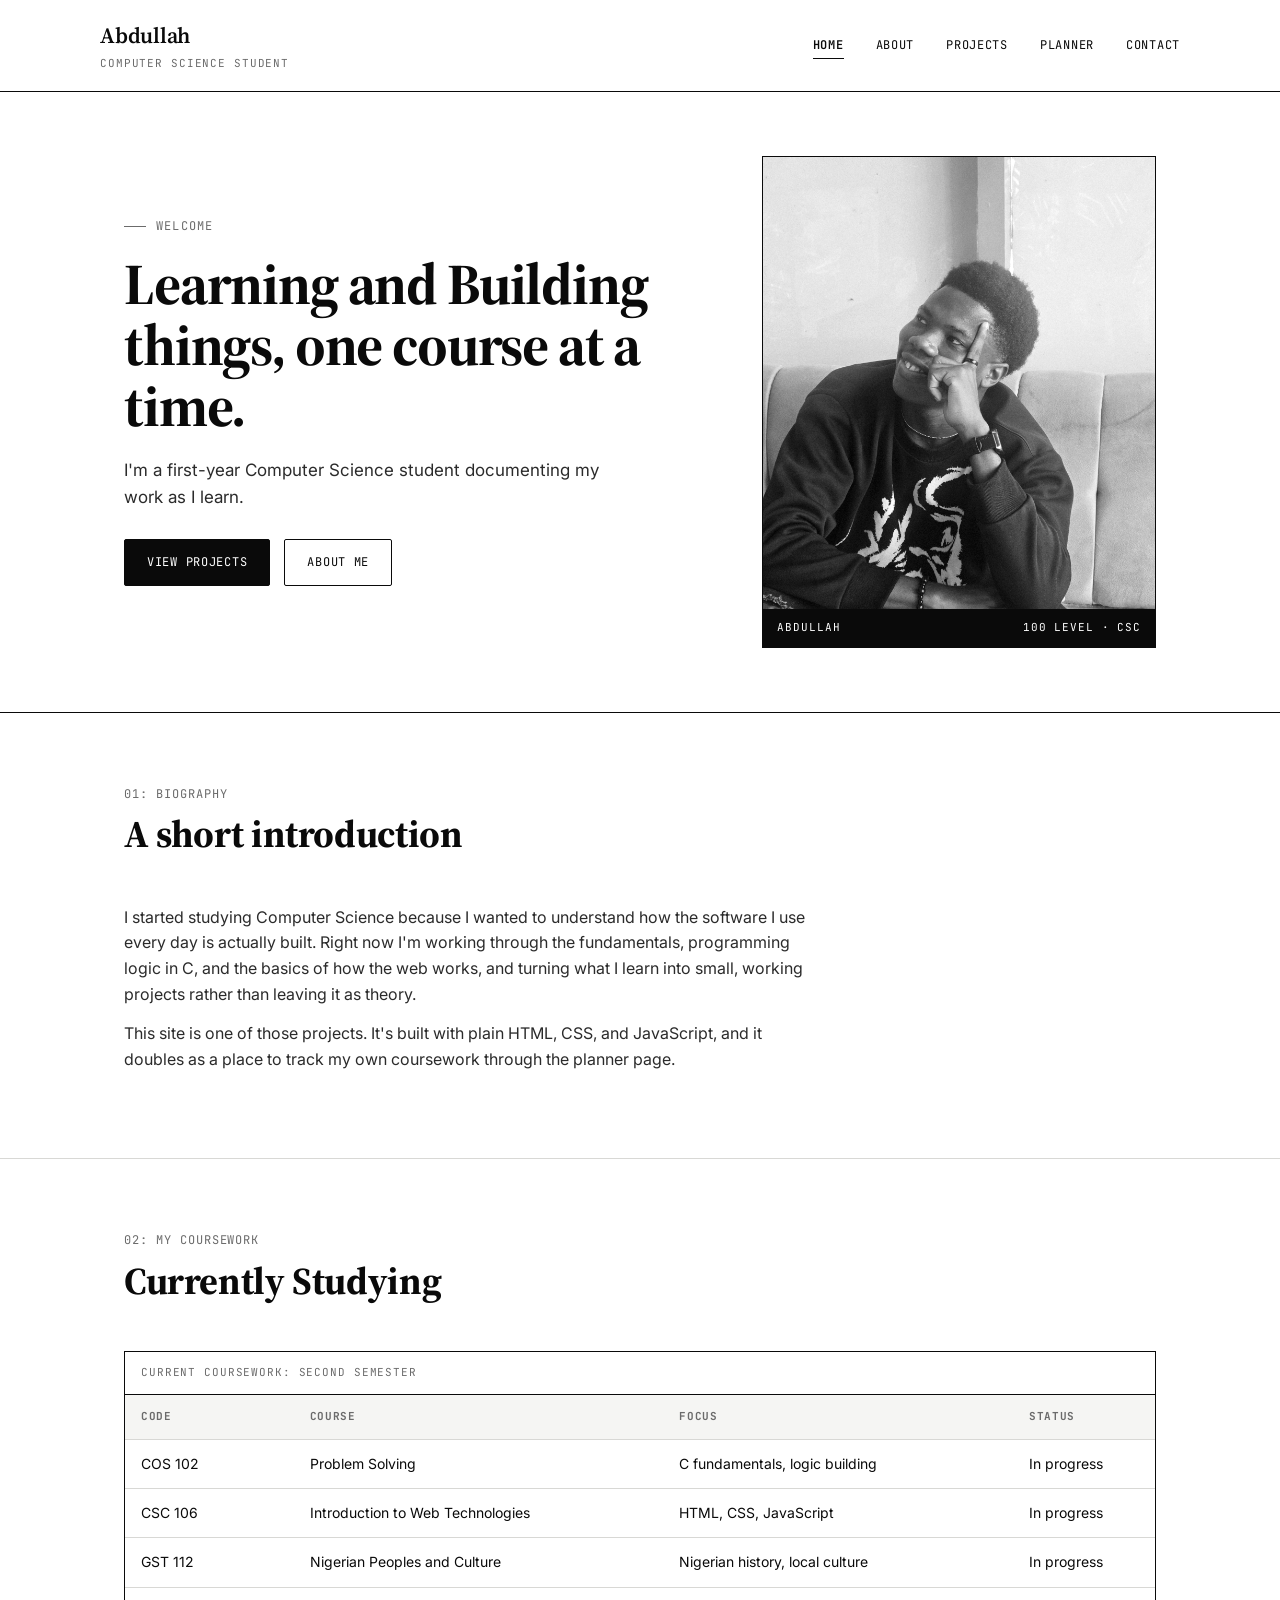
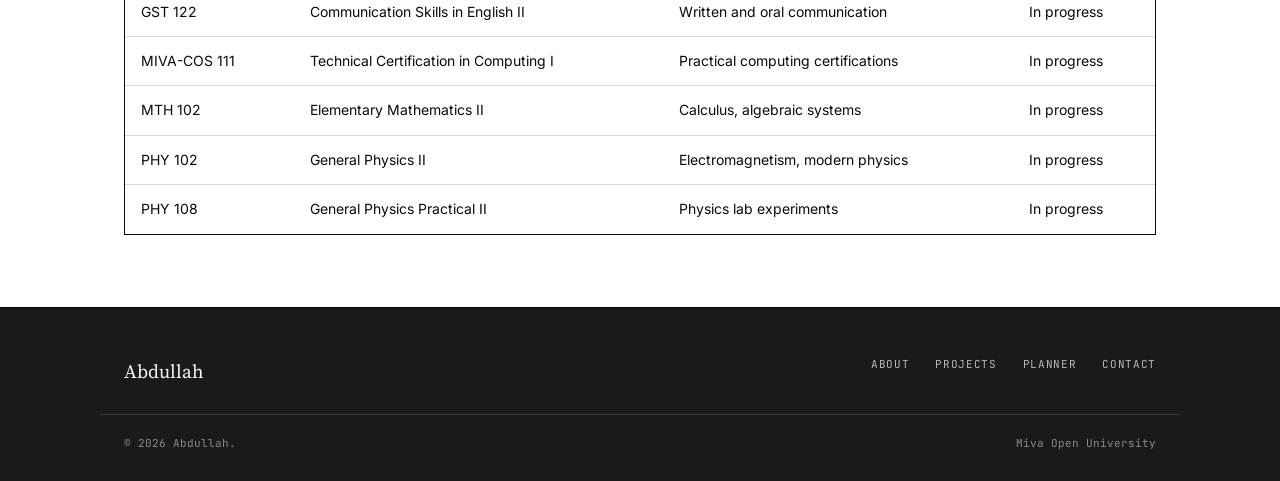
<file: index.html>
<!DOCTYPE html>
<html lang="en">

<head>
  <meta charset="UTF-8">
  <meta name="viewport" content="width=device-width, initial-scale=1.0">
  <title>Abdullah | Student Portfolio</title>
  <meta name="description"
    content="Academic portfolio and student management site for Abdullah, Computer Science student at Miva Open University.">
  <link rel="preconnect" href="https://fonts.googleapis.com">
  <link
    href="https://fonts.googleapis.com/css2?family=Source+Serif+4:wght@400;600;700&family=Inter:wght@400;500;600&family=JetBrains+Mono:wght@400;500&display=swap"
    rel="stylesheet">
  <link rel="stylesheet" href="css/style.css">
</head>

<body>

  <header class="site-header">
    <nav class="nav container">
      <a href="index.html" class="brand">Abdullah<span>Computer Science Student</span></a>
      <ul class="nav-links" id="navLinks">
        <li><a href="index.html" aria-current="page">Home</a></li>
        <li><a href="about.html">About</a></li>
        <li><a href="projects.html">Projects</a></li>
        <li><a href="planner.html">Planner</a></li>
        <li><a href="contact.html">Contact</a></li>
      </ul>
      <button class="nav-toggle" id="navToggle" aria-label="Toggle navigation" aria-expanded="false">
        <span></span><span></span><span></span>
      </button>
    </nav>
  </header>

  <section class="hero">
    <div class="container">
      <div class="hero-copy">
        <p class="eyebrow">Welcome</p>
        <h1>Learning and Building things, one course at a time.</h1>
        <p class="lede">I'm a first-year Computer Science student documenting my work as I learn.</p>
        <div class="btn-row">
          <a href="projects.html" class="btn btn-solid">View Projects</a>
          <a href="about.html" class="btn btn-outline">About Me</a>
        </div>
      </div>
      <div class="hero-frame">
        <img src="images/profile.jpg" alt="Portrait of Abdullah">
        <div class="tag">
          <span>Abdullah</span>
          <span>100 Level · CSC</span>
        </div>
      </div>
    </div>
  </section>

  <section class="section">
    <div class="container">
      <div class="section-head">
        <div>
          <p class="index">01: Biography</p>
          <h2>A short introduction</h2>
        </div>
      </div>
      <div class="prose" style="max-width: 70ch;">
        <p>I started studying Computer Science because I wanted to understand how the software I use every day is
          actually built. Right now I'm working through the fundamentals, programming logic in C, and the basics of how
          the web works, and turning what I learn into small, working projects rather than leaving it as theory.</p>
        <p>This site is one of those projects. It's built with plain HTML, CSS, and JavaScript, and it doubles as a
          place to track my own coursework through the planner page.</p>
      </div>
    </div>
  </section>

  <section class="section">
    <div class="container">
      <div class="section-head">
        <div>
          <p class="index">02: My Coursework</p>
          <h2>Currently Studying</h2>
        </div>
      </div>
      <div class="table-wrap">
        <table>
          <caption>Current Coursework: Second Semester</caption>
          <thead>
            <tr>
              <th>Code</th>
              <th>Course</th>
              <th>Focus</th>
              <th>Status</th>
            </tr>
          </thead>
          <tbody>
            <tr>
              <td>COS 102</td>
              <td>Problem Solving</td>
              <td>C fundamentals, logic building</td>
              <td>In progress</td>
            </tr>
            <tr>
              <td>CSC 106</td>
              <td>Introduction to Web Technologies</td>
              <td>HTML, CSS, JavaScript</td>
              <td>In progress</td>
            </tr>
            <tr>
              <td>GST 112</td>
              <td>Nigerian Peoples and Culture</td>
              <td>Nigerian history, local culture</td>
              <td>In progress</td>
            </tr>
            <tr>
              <td>GST 122</td>
              <td>Communication Skills in English II</td>
              <td>Written and oral communication</td>
              <td>In progress</td>
            </tr>
            <tr>
              <td>MIVA-COS 111</td>
              <td>Technical Certification in Computing I</td>
              <td>Practical computing certifications</td>
              <td>In progress</td>
            </tr>
            <tr>
              <td>MTH 102</td>
              <td>Elementary Mathematics II</td>
              <td>Calculus, algebraic systems</td>
              <td>In progress</td>
            </tr>
            <tr>
              <td>PHY 102</td>
              <td>General Physics II</td>
              <td>Electromagnetism, modern physics</td>
              <td>In progress</td>
            </tr>
            <tr>
              <td>PHY 108</td>
              <td>General Physics Practical II</td>
              <td>Physics lab experiments</td>
              <td>In progress</td>
            </tr>
          </tbody>
        </table>
      </div>
    </div>
  </section>

  <footer class="site-footer">
    <div class="container">
      <div>
        <p class="footer-brand">Abdullah</p>
      </div>
      <ul class="footer-links">
        <li><a href="about.html">About</a></li>
        <li><a href="projects.html">Projects</a></li>
        <li><a href="planner.html">Planner</a></li>
        <li><a href="contact.html">Contact</a></li>
      </ul>
    </div>
    <div class="container footer-bottom">
      <span>© 2026 Abdullah. </span>
      <span>Miva Open University</span>
    </div>
  </footer>

  <script src="js/main.js"></script>
</body>

</html>
</file>
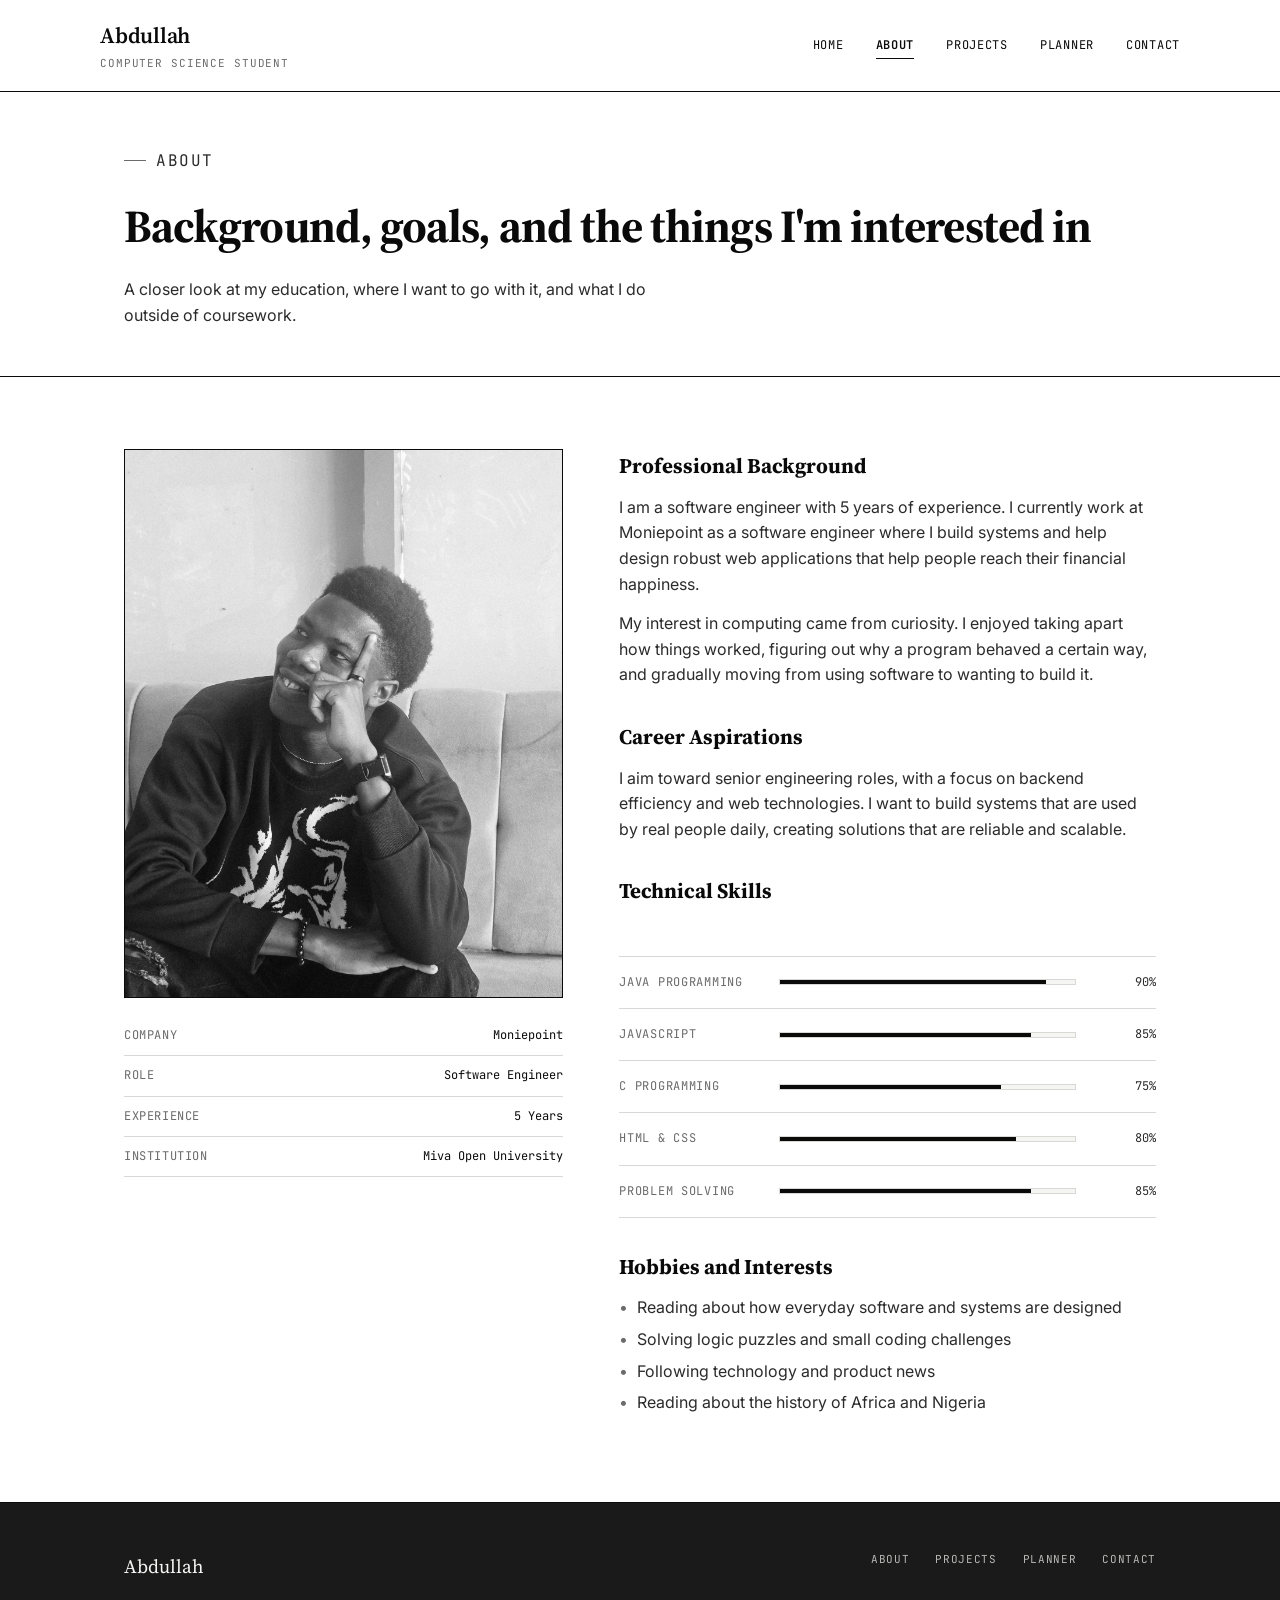
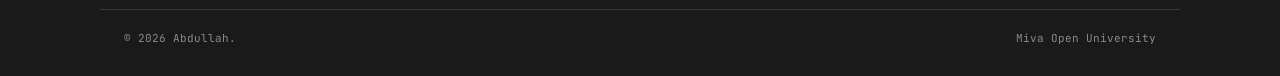
<file: about.html>
<!DOCTYPE html>
<html lang="en">

<head>
  <meta charset="UTF-8">
  <meta name="viewport" content="width=device-width, initial-scale=1.0">
  <title>About | Abdullah</title>
  <link
    href="https://fonts.googleapis.com/css2?family=Source+Serif+4:wght@400;600;700&family=Inter:wght@400;500;600&family=JetBrains+Mono:wght@400;500&display=swap"
    rel="stylesheet">
  <link rel="stylesheet" href="css/style.css">
</head>

<body>

  <header class="site-header">
    <nav class="nav container">
      <a href="index.html" class="brand">Abdullah<span>Computer Science Student</span></a>
      <ul class="nav-links" id="navLinks">
        <li><a href="index.html">Home</a></li>
        <li><a href="about.html" aria-current="page">About</a></li>
        <li><a href="projects.html">Projects</a></li>
        <li><a href="planner.html">Planner</a></li>
        <li><a href="contact.html">Contact</a></li>
      </ul>
      <button class="nav-toggle" id="navToggle" aria-label="Toggle navigation" aria-expanded="false">
        <span></span><span></span><span></span>
      </button>
    </nav>
  </header>

  <section class="page-intro">
    <div class="container">
      <p class="eyebrow">About</p>
      <h1>Background, goals, and the things I'm interested in</h1>
      <p>A closer look at my education, where I want to go with it, and what I do outside of coursework.</p>
    </div>
  </section>

  <section class="section">
    <div class="container split">
      <div class="split-side">
        <div class="bio-photo">
          <img src="images/profile.jpg" alt="Portrait of Abdullah">
        </div>
        <div class="factrow"><span>Company</span><span>Moniepoint</span></div>
        <div class="factrow"><span>Role</span><span>Software Engineer</span></div>
        <div class="factrow"><span>Experience</span><span>5 Years</span></div>
        <div class="factrow"><span>Institution</span><span>Miva Open University</span></div>
      </div>

      <div class="prose">
        <h3>Professional Background</h3>
        <p>I am a software engineer with 5 years of experience. I currently work at Moniepoint as a software engineer where I build systems and help design robust web applications that help people reach their financial happiness.</p>
        <p>My interest in computing came from curiosity. I enjoyed taking apart how things worked, figuring out why a program behaved a certain way, and gradually moving from using software to wanting to build it.</p>

        <h3>Career Aspirations</h3>
        <p>I aim toward senior engineering roles, with a focus on backend efficiency and web technologies. I want to build systems that are used by real people daily, creating solutions that are reliable and scalable.</p>

        <h3>Technical Skills</h3>
        <div class="rowlist mt-lg">
          <div class="row">
            <span class="label">Java Programming</span>
            <div class="meter"><span style="--level:90%"></span></div>
            <span class="pct">90%</span>
          </div>
          <div class="row">
            <span class="label">JavaScript</span>
            <div class="meter"><span style="--level:85%"></span></div>
            <span class="pct">85%</span>
          </div>
          <div class="row">
            <span class="label">C Programming</span>
            <div class="meter"><span style="--level:75%"></span></div>
            <span class="pct">75%</span>
          </div>
          <div class="row">
            <span class="label">HTML & CSS</span>
            <div class="meter"><span style="--level:80%"></span></div>
            <span class="pct">80%</span>
          </div>
          <div class="row">
            <span class="label">Problem Solving</span>
            <div class="meter"><span style="--level:85%"></span></div>
            <span class="pct">85%</span>
          </div>
        </div>

        <h3>Hobbies and Interests</h3>
        <ul>
          <li>Reading about how everyday software and systems are designed</li>
          <li>Solving logic puzzles and small coding challenges</li>
          <li>Following technology and product news</li>
          <li>Reading about the history of Africa and Nigeria</li>
        </ul>
      </div>
    </div>
  </section>

  <footer class="site-footer">
    <div class="container">
      <div>
        <p class="footer-brand">Abdullah</p>
      </div>
      <ul class="footer-links">
        <li><a href="about.html">About</a></li>
        <li><a href="projects.html">Projects</a></li>
        <li><a href="planner.html">Planner</a></li>
        <li><a href="contact.html">Contact</a></li>
      </ul>
    </div>
    <div class="container footer-bottom">
      <span>© 2026 Abdullah. </span>
      <span>Miva Open University</span>
    </div>
  </footer>

  <script src="js/main.js"></script>
</body>

</html>
</file>
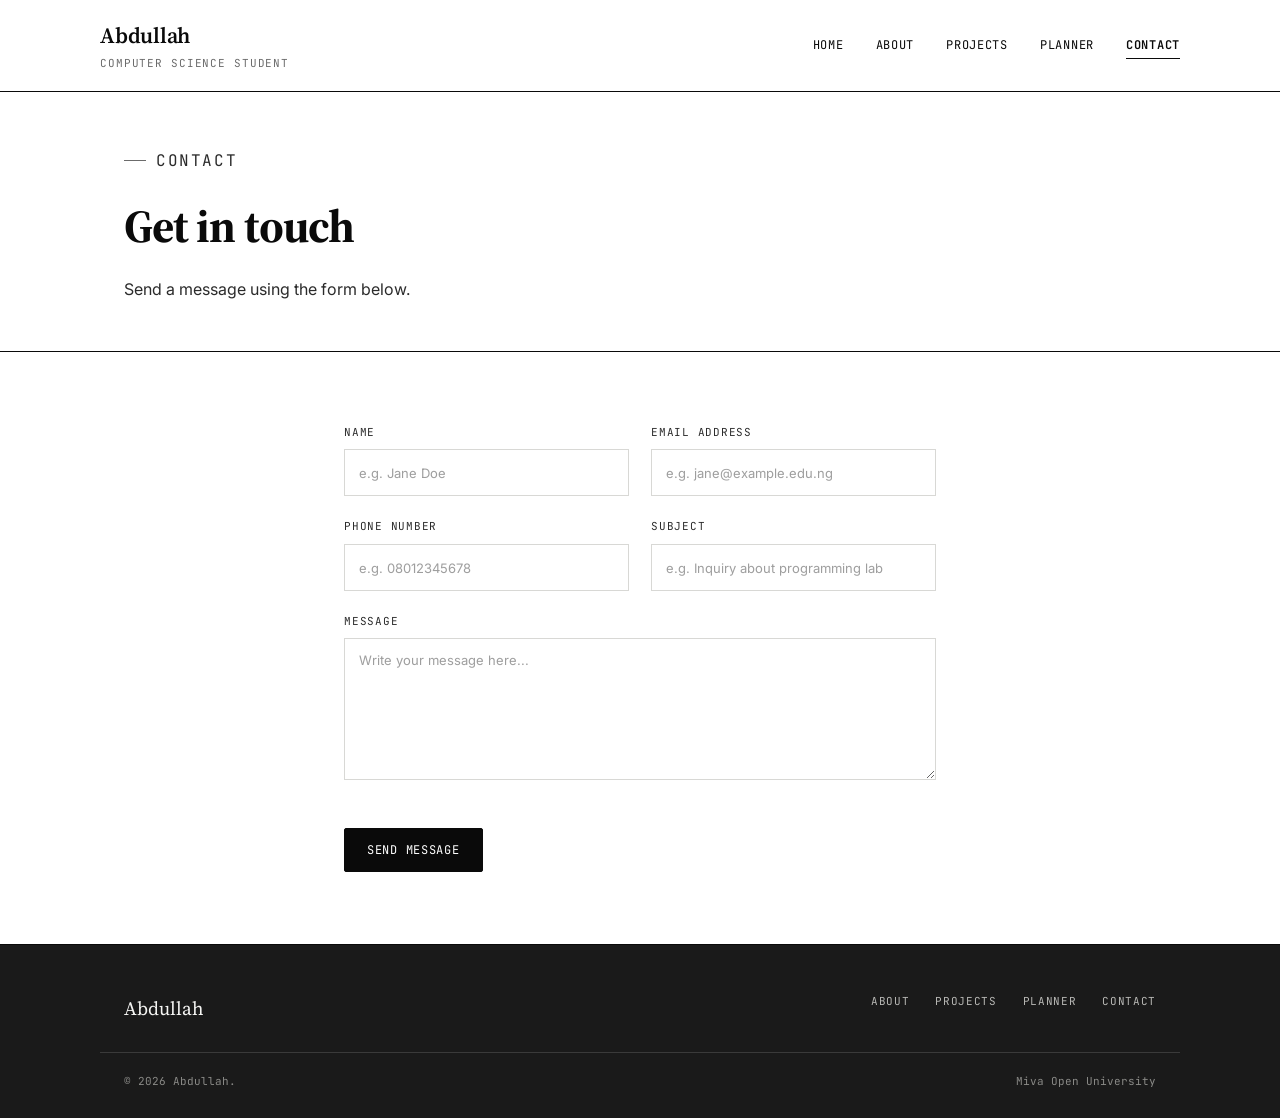
<file: contact.html>
<!DOCTYPE html>
<html lang="en">

<head>
  <meta charset="UTF-8">
  <meta name="viewport" content="width=device-width, initial-scale=1.0">
  <title>Contact | Abdullah</title>
  <link
    href="https://fonts.googleapis.com/css2?family=Source+Serif+4:wght@400;600;700&family=Inter:wght@400;500;600&family=JetBrains+Mono:wght@400;500&display=swap"
    rel="stylesheet">
  <link rel="stylesheet" href="css/style.css">
</head>

<body>

  <header class="site-header">
    <nav class="nav container">
      <a href="index.html" class="brand">Abdullah<span>Computer Science Student</span></a>
      <ul class="nav-links" id="navLinks">
        <li><a href="index.html">Home</a></li>
        <li><a href="about.html">About</a></li>
        <li><a href="projects.html">Projects</a></li>
        <li><a href="planner.html">Planner</a></li>
        <li><a href="contact.html" aria-current="page">Contact</a></li>
      </ul>
      <button class="nav-toggle" id="navToggle" aria-label="Toggle navigation" aria-expanded="false">
        <span></span><span></span><span></span>
      </button>
    </nav>
  </header>

  <section class="page-intro">
    <div class="container">
      <p class="eyebrow">Contact</p>
      <h1>Get in touch</h1>
      <p>Send a message using the form below. </p>
    </div>
  </section>

  <section class="section">
    <div class="container" style="max-width: 640px;">
      <form id="contactForm" novalidate>
        <div class="form-grid">
          <div class="field">
            <label for="name">Name</label>
            <input type="text" id="name" name="name" autocomplete="name" placeholder="e.g. Jane Doe">
            <span class="field-error" id="nameError">Please enter your name</span>
          </div>

          <div class="field">
            <label for="email">Email address</label>
            <input type="text" id="email" name="email" autocomplete="email" placeholder="e.g. jane@example.edu.ng">
            <span class="field-error" id="emailError">Please enter a valid email address</span>
          </div>

          <div class="field">
            <label for="phone">Phone number</label>
            <input type="text" id="phone" name="phone" autocomplete="tel" placeholder="e.g. 08012345678">
            <span class="field-error" id="phoneError">Phone number must contain digits only</span>
          </div>

          <div class="field">
            <label for="subject">Subject</label>
            <input type="text" id="subject" name="subject" placeholder="e.g. Inquiry about programming lab">
            <span class="field-error" id="subjectError">Please enter a subject</span>
          </div>

          <div class="field full">
            <label for="message">Message</label>
            <textarea id="message" name="message" rows="6" placeholder="Write your message here..."></textarea>
            <span class="field-error" id="messageError">Please enter a message</span>
          </div>
        </div>

        <button type="submit" class="btn btn-solid mt-lg">Send Message</button>
        <div class="form-status" id="formStatus"></div>
      </form>
    </div>
  </section>

  <footer class="site-footer">
    <div class="container">
      <div>
        <p class="footer-brand">Abdullah</p>
      </div>
      <ul class="footer-links">
        <li><a href="about.html">About</a></li>
        <li><a href="projects.html">Projects</a></li>
        <li><a href="planner.html">Planner</a></li>
        <li><a href="contact.html">Contact</a></li>
      </ul>
    </div>
    <div class="container footer-bottom">
      <span>© 2026 Abdullah. </span>
      <span>Miva Open University</span>
    </div>
  </footer>

  <script src="js/main.js"></script>
  <script src="js/contact.js"></script>
</body>

</html>
</file>
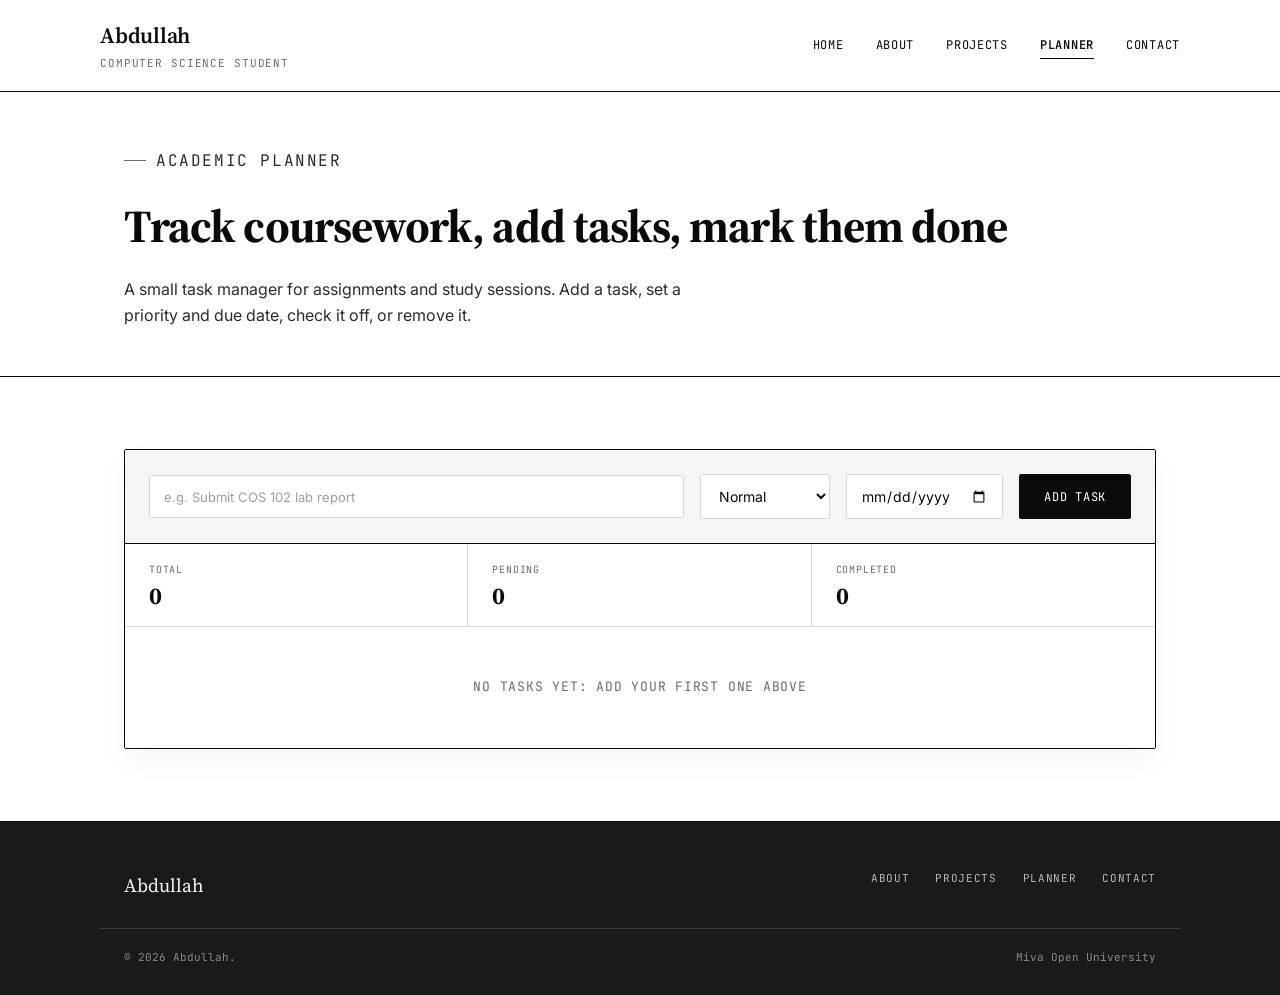
<file: planner.html>
<!DOCTYPE html>
<html lang="en">

<head>
  <meta charset="UTF-8">
  <meta name="viewport" content="width=device-width, initial-scale=1.0">
  <title>Academic Planner | Abdullah</title>
  <link
    href="https://fonts.googleapis.com/css2?family=Source+Serif+4:wght@400;600;700&family=Inter:wght@400;500;600&family=JetBrains+Mono:wght@400;500&display=swap"
    rel="stylesheet">
  <link rel="stylesheet" href="css/style.css">
</head>

<body>

  <header class="site-header">
    <nav class="nav container">
      <a href="index.html" class="brand">Abdullah<span>Computer Science Student</span></a>
      <ul class="nav-links" id="navLinks">
        <li><a href="index.html">Home</a></li>
        <li><a href="about.html">About</a></li>
        <li><a href="projects.html">Projects</a></li>
        <li><a href="planner.html" aria-current="page">Planner</a></li>
        <li><a href="contact.html">Contact</a></li>
      </ul>
      <button class="nav-toggle" id="navToggle" aria-label="Toggle navigation" aria-expanded="false">
        <span></span><span></span><span></span>
      </button>
    </nav>
  </header>

  <section class="page-intro">
    <div class="container">
      <p class="eyebrow">Academic Planner</p>
      <h1>Track coursework, add tasks, mark them done</h1>
      <p>A small task manager for assignments and study sessions.
        Add a task, set a priority and due date, check it off, or remove it.</p>
    </div>
  </section>

  <section class="section">
    <div class="container">

      <div class="planner-shell">
        <form class="planner-toolbar" id="taskForm">
          <input type="text" id="taskInput" placeholder="e.g. Submit COS 102 lab report" aria-label="Task description"
            required>
          <select id="taskPriority" aria-label="Priority">
            <option value="normal">Normal</option>
            <option value="high">High priority</option>
          </select>
          <input type="date" id="taskDate" aria-label="Due date">
          <button type="submit" class="btn btn-solid">Add Task</button>
        </form>

        <div class="planner-stats">
          <div class="stat-card">
            <span class="stat-label">Total</span>
            <strong id="statTotal">0</strong>
          </div>
          <div class="stat-card">
            <span class="stat-label">Pending</span>
            <strong id="statPending">0</strong>
          </div>
          <div class="stat-card">
            <span class="stat-label">Completed</span>
            <strong id="statDone">0</strong>
          </div>
        </div>

        <div id="task-list">
          <p class="empty-state" id="emptyState">No tasks yet: add your first one above</p>
        </div>
      </div>

    </div>
  </section>

  <footer class="site-footer">
    <div class="container">
      <div>
        <p class="footer-brand">Abdullah</p>
      </div>
      <ul class="footer-links">
        <li><a href="about.html">About</a></li>
        <li><a href="projects.html">Projects</a></li>
        <li><a href="planner.html">Planner</a></li>
        <li><a href="contact.html">Contact</a></li>
      </ul>
    </div>
    <div class="container footer-bottom">
      <span>© 2026 Abdullah. </span>
      <span>Miva Open University</span>
    </div>
  </footer>

  <script src="js/main.js"></script>
  <script src="js/planner.js"></script>
</body>

</html>
</file>
<file: css/style.css>
/* =========================================================
   Design tokens
   ========================================================= */
:root {
  --ink: #0a0a0a;
  --paper: #ffffff;
  --panel: #f5f5f3;
  --line: #d8d8d5;
  --gray: #6b6b6b;
  --gray-dark: #2b2b2b;
  --surface: #1a1a1a;

  --serif: "Source Serif 4", Georgia, "Times New Roman", serif;
  --sans: "Inter", -apple-system, BlinkMacSystemFont, "Segoe UI", sans-serif;
  --mono: "JetBrains Mono", "Courier New", monospace;

  --max: 1080px;
  --gap: 24px;
  --radius: 2px;
}

* { box-sizing: border-box; margin: 0; padding: 0; }

html { scroll-behavior: smooth; }

body {
  font-family: var(--sans);
  color: var(--ink);
  background: var(--paper);
  line-height: 1.6;
  -webkit-font-smoothing: antialiased;
}

img { max-width: 100%; display: block; }

a { color: inherit; text-decoration: none; }

ul, ol { list-style: none; }

:focus-visible {
  outline: 2px solid var(--ink);
  outline-offset: 3px;
}

.container {
  max-width: var(--max);
  margin: 0 auto;
  padding: 0 24px;
}

/* =========================================================
   Top bar / record number
   ========================================================= */
.recordbar {
  font-family: var(--mono);
  font-size: 11px;
  letter-spacing: 0.08em;
  text-transform: uppercase;
  color: var(--gray);
  border-bottom: 1px solid var(--line);
  padding: 10px 0;
}
.recordbar .container {
  display: flex;
  justify-content: space-between;
}

/* =========================================================
   Header / Nav
   ========================================================= */
.site-header {
  border-bottom: 1px solid var(--ink);
  background: var(--paper);
  position: sticky;
  top: 0;
  z-index: 50;
}

.nav {
  display: flex;
  align-items: center;
  justify-content: space-between;
  padding: 18px 0;
}

.brand {
  font-family: var(--serif);
  font-size: 22px;
  font-weight: 600;
  letter-spacing: -0.01em;
}
.brand span {
  font-family: var(--mono);
  font-size: 11px;
  display: block;
  color: var(--gray);
  font-weight: 400;
  letter-spacing: 0.08em;
  text-transform: uppercase;
  margin-top: 2px;
}

.nav-links {
  display: flex;
  gap: 32px;
  font-family: var(--mono);
  font-size: 12px;
  letter-spacing: 0.06em;
  text-transform: uppercase;
}

.nav-links a {
  position: relative;
  padding: 4px 0;
  transition: color 0.2s ease;
}

.nav-links a::after {
  content: "";
  position: absolute;
  left: 0;
  bottom: -2px;
  width: 0;
  height: 1px;
  background: var(--ink);
  transition: width 0.25s ease;
}

.nav-links a:hover::after,
.nav-links a[aria-current="page"]::after {
  width: 100%;
}

.nav-links a[aria-current="page"] {
  color: var(--ink);
  font-weight: 600;
}

.nav-toggle {
  display: none;
  background: none;
  border: 1px solid var(--ink);
  width: 36px;
  height: 36px;
  cursor: pointer;
  flex-direction: column;
  justify-content: center;
  align-items: center;
  gap: 4px;
}
.nav-toggle span {
  display: block;
  width: 18px;
  height: 1px;
  background: var(--ink);
  transition: transform 0.25s ease, opacity 0.25s ease;
}

/* =========================================================
   Hero
   ========================================================= */
.hero {
  border-bottom: 1px solid var(--ink);
}

.hero .container {
  display: grid;
  grid-template-columns: 1.2fr 0.8fr;
  gap: 48px;
  align-items: center;
  padding-top: 64px;
  padding-bottom: 64px;
}

.eyebrow {
  font-family: var(--mono);
  font-size: 12px;
  letter-spacing: 0.1em;
  text-transform: uppercase;
  color: var(--gray);
  display: flex;
  align-items: center;
  gap: 10px;
  margin-bottom: 18px;
}
.eyebrow::before {
  content: "";
  width: 22px;
  height: 1px;
  background: var(--gray);
}

.hero h1 {
  font-family: var(--serif);
  font-size: clamp(36px, 5vw, 58px);
  line-height: 1.05;
  letter-spacing: -0.02em;
  margin-bottom: 20px;
}

.hero p.lede {
  font-size: 17px;
  color: var(--gray-dark);
  max-width: 46ch;
  margin-bottom: 28px;
}

.btn-row { display: flex; gap: 14px; flex-wrap: wrap; }

.btn {
  display: inline-flex;
  align-items: center;
  gap: 8px;
  font-family: var(--mono);
  font-size: 12px;
  letter-spacing: 0.06em;
  text-transform: uppercase;
  padding: 13px 22px;
  border: 1px solid var(--ink);
  border-radius: var(--radius);
  cursor: pointer;
  transition: background 0.2s ease, color 0.2s ease, transform 0.15s ease;
}

.btn-solid {
  background: var(--ink);
  color: var(--paper);
}
.btn-solid:hover { background: var(--gray-dark); transform: translateY(-1px); }

.btn-outline {
  background: transparent;
  color: var(--ink);
}
.btn-outline:hover { background: var(--ink); color: var(--paper); }

.hero-frame {
  border: 1px solid var(--ink);
  aspect-ratio: 4 / 5;
  overflow: hidden;
  background: var(--panel);
  position: relative;
}
.hero-frame img {
  width: 100%;
  height: 100%;
  object-fit: cover;
  filter: grayscale(1) contrast(1.05);
}
.hero-frame .tag {
  position: absolute;
  bottom: 0;
  left: 0;
  right: 0;
  background: var(--ink);
  color: var(--paper);
  font-family: var(--mono);
  font-size: 11px;
  letter-spacing: 0.08em;
  text-transform: uppercase;
  padding: 10px 14px;
  display: flex;
  justify-content: space-between;
}

/* =========================================================
   Section scaffolding
   ========================================================= */
.section {
  padding: 72px 0;
  border-bottom: 1px solid var(--line);
}
.section:last-of-type { border-bottom: none; }

.section-head {
  display: flex;
  justify-content: space-between;
  align-items: flex-end;
  gap: 24px;
  margin-bottom: 40px;
  flex-wrap: wrap;
}

.section-head .index {
  font-family: var(--mono);
  font-size: 12px;
  color: var(--gray);
  letter-spacing: 0.08em;
  text-transform: uppercase;
}

.section h2 {
  font-family: var(--serif);
  font-size: clamp(26px, 3.4vw, 38px);
  letter-spacing: -0.01em;
}

.section .lede {
  color: var(--gray-dark);
  max-width: 60ch;
}

/* =========================================================
   Grid / Cards
   ========================================================= */
.grid-3 {
  display: grid;
  grid-template-columns: repeat(auto-fit, minmax(290px, 1fr));
  gap: var(--gap);
}
.grid-2 {
  display: grid;
  grid-template-columns: repeat(auto-fit, minmax(320px, 1fr));
  gap: var(--gap);
}

.card {
  border: 1px solid var(--line);
  background: var(--paper);
  transition: border-color 0.2s ease, transform 0.2s ease;
}
.card:hover {
  border-color: var(--ink);
  transform: translateY(-3px);
}

.card-media {
  aspect-ratio: 16 / 10;
  background: var(--panel);
  border-bottom: 1px solid var(--line);
  overflow: hidden;
}
.card-media img {
  width: 100%;
  height: 100%;
  object-fit: cover;
  object-position: left;
}

.card-media img:nth-child(1) {
  object-position: 30% 30%;
}

.card-body { padding: 22px; }

.card-tag {
  font-family: var(--mono);
  font-size: 10px;
  letter-spacing: 0.08em;
  text-transform: uppercase;
  color: var(--gray);
  margin-bottom: 10px;
}

.card h3 {
  font-family: var(--serif);
  font-size: 19px;
  margin-bottom: 10px;
}

.card p { color: var(--gray-dark); font-size: 14.5px; margin-bottom: 16px; }

.card-link {
  font-family: var(--mono);
  font-size: 12px;
  letter-spacing: 0.05em;
  text-transform: uppercase;
  border-bottom: 1px solid var(--ink);
  padding-bottom: 2px;
}

/* =========================================================
   Skills / list rows
   ========================================================= */
.rowlist { border-top: 1px solid var(--line); }
.rowlist .row {
  display: grid;
  grid-template-columns: 140px 1fr 60px;
  gap: 20px;
  align-items: center;
  padding: 16px 0;
  border-bottom: 1px solid var(--line);
}
.rowlist .row .label {
  font-family: var(--mono);
  font-size: 12px;
  text-transform: uppercase;
  letter-spacing: 0.06em;
  color: var(--gray);
}
.meter {
  height: 6px;
  background: var(--panel);
  border: 1px solid var(--line);
  position: relative;
}
.meter span {
  position: absolute;
  inset: 0;
  background: var(--ink);
  width: var(--level, 50%);
}
.rowlist .row .pct {
  font-family: var(--mono);
  font-size: 12px;
  text-align: right;
  color: var(--gray-dark);
}

/* =========================================================
   Table (academic record)
   ========================================================= */
.table-wrap { border: 1px solid var(--ink); overflow-x: auto; }
table { width: 100%; border-collapse: collapse; font-size: 14px; }
caption {
  text-align: left;
  font-family: var(--mono);
  font-size: 11px;
  letter-spacing: 0.08em;
  text-transform: uppercase;
  color: var(--gray);
  padding: 12px 16px;
  border-bottom: 1px solid var(--ink);
  caption-side: top;
}
th, td {
  text-align: left;
  padding: 13px 16px;
  border-bottom: 1px solid var(--line);
}
thead th {
  font-family: var(--mono);
  font-size: 11px;
  text-transform: uppercase;
  letter-spacing: 0.06em;
  color: var(--gray);
  background: var(--panel);
}
tbody tr:last-child td { border-bottom: none; }
tbody tr:hover { background: var(--panel); }

/* =========================================================
   Bio / About blocks
   ========================================================= */
.split {
  display: grid;
  grid-template-columns: 0.9fr 1.1fr;
  gap: 56px;
}
.split-side {
  position: sticky;
  top: 90px;
  align-self: start;
}
.bio-photo {
  border: 1px solid var(--ink);
  aspect-ratio: 4/5;
  background: var(--panel);
  margin-bottom: 18px;
  overflow: hidden;
}
.bio-photo img { width: 100%; height: 100%; object-fit: cover; filter: grayscale(1); }

.factrow {
  display: flex;
  justify-content: space-between;
  font-family: var(--mono);
  font-size: 12px;
  padding: 10px 0;
  border-bottom: 1px solid var(--line);
}
.factrow span:first-child { color: var(--gray); text-transform: uppercase; letter-spacing: 0.05em; }

.prose h3 {
  font-family: var(--serif);
  font-size: 21px;
  margin: 32px 0 12px;
}
.prose h3:first-child { margin-top: 0; }
.prose p { color: var(--gray-dark); margin-bottom: 14px; }
.prose ul { margin-bottom: 14px; }
.prose ul li {
  padding-left: 18px;
  position: relative;
  color: var(--gray-dark);
  margin-bottom: 6px;
}
.prose ul li::before {
  content: "•";
  position: absolute;
  left: 0;
  color: var(--gray);
}

/* =========================================================
   Planner (signature element)
   ========================================================= */
.planner-shell {
  border: 1px solid var(--ink);
  background: var(--paper);
  box-shadow: 0 12px 30px rgba(0, 0, 0, 0.04);
  border-radius: var(--radius);
  overflow: hidden;
}

.planner-toolbar {
  display: grid;
  grid-template-columns: 1fr auto auto auto;
  gap: 16px;
  padding: 24px;
  border-bottom: 1px solid var(--ink);
  background: var(--panel);
  align-items: center;
}

.planner-toolbar input,
.planner-toolbar select {
  font-family: var(--sans);
  font-size: 14px;
  border: 1px solid var(--line);
  background: var(--paper);
  padding: 12px 14px;
  border-radius: var(--radius);
  color: var(--ink);
  transition: border-color 0.2s ease, box-shadow 0.2s ease;
}

.planner-toolbar input::placeholder {
  font-size: 13px;
  color: var(--gray);
  opacity: 0.65;
  font-weight: 400;
  transition: opacity 0.2s ease;
}

.planner-toolbar input:focus::placeholder {
  opacity: 0.35;
}

.planner-toolbar input[type="text"] {
  min-width: 200px;
}

.planner-toolbar input:focus,
.planner-toolbar select:focus {
  outline: none;
  border-color: var(--ink);
  box-shadow: 0 0 0 2px rgba(10, 10, 10, 0.05);
}

.planner-toolbar .btn-solid {
  padding: 12px 24px;
  height: 100%;
}

.planner-stats {
  display: grid;
  grid-template-columns: repeat(3, 1fr);
  background: var(--paper);
  border-bottom: 1px solid var(--line);
}

.planner-stats .stat-card {
  padding: 18px 24px;
  border-right: 1px solid var(--line);
  display: flex;
  flex-direction: column;
  gap: 6px;
}

.planner-stats .stat-card:last-child {
  border-right: none;
}

.planner-stats .stat-label {
  font-family: var(--mono);
  font-size: 10px;
  text-transform: uppercase;
  letter-spacing: 0.08em;
  color: var(--gray);
}

.planner-stats strong {
  font-family: var(--serif);
  font-size: 24px;
  color: var(--ink);
  font-weight: 700;
  line-height: 1;
}

#task-list {
  min-height: 120px;
  background: var(--paper);
}

.task-row {
  display: grid;
  grid-template-columns: 32px 88px 1fr auto auto 32px;
  gap: 16px;
  align-items: center;
  padding: 18px 24px;
  border-bottom: 1px solid var(--line);
  font-size: 14.5px;
  transition: background-color 0.2s ease;
  background: var(--paper);
}

.task-meta {
  display: contents;
}

.task-row:last-child {
  border-bottom: none;
}

.task-row:hover {
  background-color: var(--panel);
}

.task-id {
  font-family: var(--mono);
  font-size: 11px;
  color: var(--gray);
  letter-spacing: 0.05em;
}

/* Customized Circular Checkbox */
.task-row input[type="checkbox"] {
  appearance: none;
  -webkit-appearance: none;
  width: 20px;
  height: 20px;
  border: 1px solid var(--ink);
  border-radius: 50%;
  outline: none;
  cursor: pointer;
  position: relative;
  display: flex;
  align-items: center;
  justify-content: center;
  transition: background-color 0.2s ease, border-color 0.2s ease, transform 0.1s ease;
  margin: 0;
}

.task-row input[type="checkbox"]:active {
  transform: scale(0.92);
}

.task-row input[type="checkbox"]:checked {
  background-color: var(--ink);
  border-color: var(--ink);
}

.task-row input[type="checkbox"]:checked::after {
  content: "";
  width: 5px;
  height: 9px;
  border: solid var(--paper);
  border-width: 0 2px 2px 0;
  transform: rotate(45deg);
  position: absolute;
  top: 3px;
}

.task-text {
  word-break: break-word;
  color: var(--ink);
  font-weight: 500;
  transition: color 0.2s ease;
}

.task-row.done .task-text {
  text-decoration: line-through;
  color: var(--gray);
  font-weight: 400;
}

.task-priority {
  font-family: var(--mono);
  font-size: 10px;
  text-transform: uppercase;
  letter-spacing: 0.05em;
  padding: 4px 10px;
  border: 1px solid var(--line);
  border-radius: 12px;
  text-align: center;
  color: var(--gray);
  background: var(--panel);
  justify-self: start;
  white-space: nowrap;
}

.task-priority.high {
  border-color: #ef4444;
  color: #ef4444;
  background: #fef2f2;
  font-weight: 600;
}

.task-due {
  font-family: var(--mono);
  font-size: 11px;
  color: var(--gray-dark);
  background: var(--panel);
  padding: 4px 10px;
  border-radius: 12px;
  border: 1px solid var(--line);
  white-space: nowrap;
}

.task-delete {
  background: none;
  border: 1px solid transparent;
  width: 28px;
  height: 28px;
  border-radius: 50%;
  cursor: pointer;
  font-size: 16px;
  color: var(--gray);
  display: flex;
  align-items: center;
  justify-content: center;
  transition: all 0.2s ease;
}

.task-delete:hover {
  border-color: #ef4444;
  background: #ef4444;
  color: var(--paper);
}

.empty-state {
  padding: 50px 20px;
  text-align: center;
  font-family: var(--mono);
  font-size: 13px;
  color: var(--gray);
  text-transform: uppercase;
  letter-spacing: 0.06em;
}

/* =========================================================
   Forms (Contact)
   ========================================================= */
.form-grid {
  display: grid;
  grid-template-columns: repeat(2, 1fr);
  gap: 22px;
}
.field { display: flex; flex-direction: column; gap: 8px; }
.field.full { grid-column: 1 / -1; }

.field label {
  font-family: var(--mono);
  font-size: 11px;
  text-transform: uppercase;
  letter-spacing: 0.07em;
  color: var(--gray-dark);
}

.field input,
.field textarea {
  font-family: var(--sans);
  font-size: 15px;
  padding: 13px 14px;
  border: 1px solid var(--line);
  background: var(--paper);
  color: var(--ink);
  resize: vertical;
}
.field input::placeholder,
.field textarea::placeholder {
  font-size: 13px;
  color: var(--gray);
  opacity: 0.65;
  font-weight: 400;
  transition: opacity 0.2s ease;
}
.field input:focus::placeholder,
.field textarea:focus::placeholder {
  opacity: 0.35;
}
.field input:focus,
.field textarea:focus {
  outline: none;
  border-color: var(--ink);
}

.field input.invalid,
.field textarea.invalid { border-color: var(--ink); background: #fafafa; }

.field-error {
  font-family: var(--mono);
  font-size: 11px;
  color: var(--ink);
  min-height: 14px;
  display: none;
}
.field-error.show { display: block; }

.form-status {
  font-family: var(--mono);
  font-size: 12px;
  letter-spacing: 0.05em;
  padding: 14px 16px;
  border: 1px solid var(--ink);
  margin-top: 24px;
  display: none;
}
.form-status.show { display: block; }
.form-status.success { background: var(--ink); color: var(--paper); }



/* =========================================================
   Footer
   ========================================================= */
.site-footer {
  border-top: 1px solid var(--ink);
  background: var(--surface);
  color: var(--panel);
  padding: 48px 0 28px;
}
.site-footer .container {
  display: flex;
  justify-content: space-between;
  align-items: flex-start;
  flex-wrap: wrap;
  gap: 24px;
}
.footer-brand {
  font-family: var(--serif);
  font-size: 19px;
}
.footer-links {
  display: flex;
  gap: 26px;
  font-family: var(--mono);
  font-size: 11px;
  text-transform: uppercase;
  letter-spacing: 0.06em;
}
.footer-links a { color: #b8b8b5; transition: color 0.2s ease; }
.footer-links a:hover { color: var(--paper); }
.footer-bottom {
  margin-top: 28px;
  padding-top: 20px;
  border-top: 1px solid #3a3a3a;
  font-family: var(--mono);
  font-size: 11px;
  color: #8a8a87;
  display: flex;
  justify-content: space-between;
  flex-wrap: wrap;
  gap: 10px;
}

/* =========================================================
   Page intro (non-home pages)
   ========================================================= */
.page-intro {
  border-bottom: 1px solid var(--ink);
  padding: 56px 0 48px;
}
.page-intro .eyebrow { margin-bottom: 16px; }
.page-intro h1 {
  font-family: var(--serif);
  font-size: clamp(32px, 4.4vw, 46px);
  letter-spacing: -0.02em;
  margin-bottom: 14px;
}
.page-intro p {
  color: var(--gray-dark);
  max-width: 58ch;
  font-size: 16px;
}

/* =========================================================
   Utility
   ========================================================= */
.mt-lg { margin-top: 48px; }
.media-block {
  border: 1px solid var(--ink);
  margin: 32px 0;
  background: var(--panel);
}
.media-block video,
.media-block audio { width: 100%; display: block; }
.media-caption {
  font-family: var(--mono);
  font-size: 11px;
  text-transform: uppercase;
  letter-spacing: 0.06em;
  color: var(--gray);
  padding: 10px 14px;
  border-top: 1px solid var(--line);
}

/* =========================================================
   Responsive
   ========================================================= */
@media (max-width: 860px) {
  .hero .container { grid-template-columns: 1fr; padding-top: 40px; padding-bottom: 40px; }
  .hero-frame { order: -1; max-width: 320px; margin: 0 auto; }
  .split { grid-template-columns: 1fr; }
  .split-side { position: static; max-width: 280px; margin: 0 auto; }
  .form-grid { grid-template-columns: 1fr; }
}

@media (max-width: 800px) {
  .nav-links {
    position: absolute;
    top: 100%;
    left: 0;
    right: 0;
    background: var(--paper);
    border-bottom: 1px solid var(--ink);
    flex-direction: column;
    gap: 0;
    max-height: 0;
    overflow: hidden;
    transition: max-height 0.3s ease;
  }
  .nav-links.open { max-height: 320px; }
  .nav-links a {
    display: block;
    padding: 16px 24px;
    width: 100%;
    border-bottom: 1px solid var(--line);
  }
  .nav-links li:last-child a {
    border-bottom: none;
  }
  .nav-links a::after { display: none; }
  
  .nav-toggle { display: flex; }
  .nav-toggle[aria-expanded="true"] span:nth-child(1) {
    transform: translateY(5px) rotate(45deg);
  }
  .nav-toggle[aria-expanded="true"] span:nth-child(2) {
    opacity: 0;
  }
  .nav-toggle[aria-expanded="true"] span:nth-child(3) {
    transform: translateY(-5px) rotate(-45deg);
  }

  .planner-toolbar {
    grid-template-columns: 1fr;
    gap: 12px;
    padding: 16px;
  }
  .planner-toolbar .btn-solid {
    width: 100%;
    justify-content: center;
  }
  .planner-toolbar input[type="text"] {
    min-width: unset;
  }

  .planner-stats {
    display: flex;
    flex-wrap: wrap;
  }
  .planner-stats .stat-card {
    flex: 1 1 50%;
    border-right: 1px solid var(--line);
    border-bottom: 1px solid var(--line);
  }
  .planner-stats .stat-card:nth-child(2) {
    border-right: none;
  }
  .planner-stats .stat-card:last-child {
    flex: 1 1 100%;
    border-right: none;
    border-bottom: none;
  }

  .task-row {
    grid-template-columns: 28px 1fr 28px;
    grid-template-areas:
      "check text del"
      ". meta .";
    gap: 8px 12px;
    padding: 14px 18px;
  }
  .task-row input[type="checkbox"] { grid-area: check; }
  .task-text { grid-area: text; }
  .task-delete { grid-area: del; }
  .task-id { display: none; }
  .task-meta {
    grid-area: meta;
    display: flex;
    gap: 8px;
    align-items: center;
    flex-wrap: wrap;
  }
  .recordbar .container { flex-direction: column; gap: 4px; }
}

@media (max-width: 600px) {
  th, td {
    padding: 10px 12px;
    font-size: 13px;
  }
}

@media (max-width: 480px) {
  .container {
    padding: 0 16px;
  }
  .brand {
    font-size: 19px;
  }
  .brand span {
    font-size: 9.5px;
    letter-spacing: 0.05em;
  }
  .nav-links a {
    padding: 14px 16px;
  }
  .hero .container {
    padding-top: 32px;
    padding-bottom: 32px;
  }
  .section {
    padding: 44px 0;
  }
}

@media (prefers-reduced-motion: reduce) {
  *, *::before, *::after {
    animation-duration: 0.01ms !important;
    transition-duration: 0.01ms !important;
  }
}
</file>
